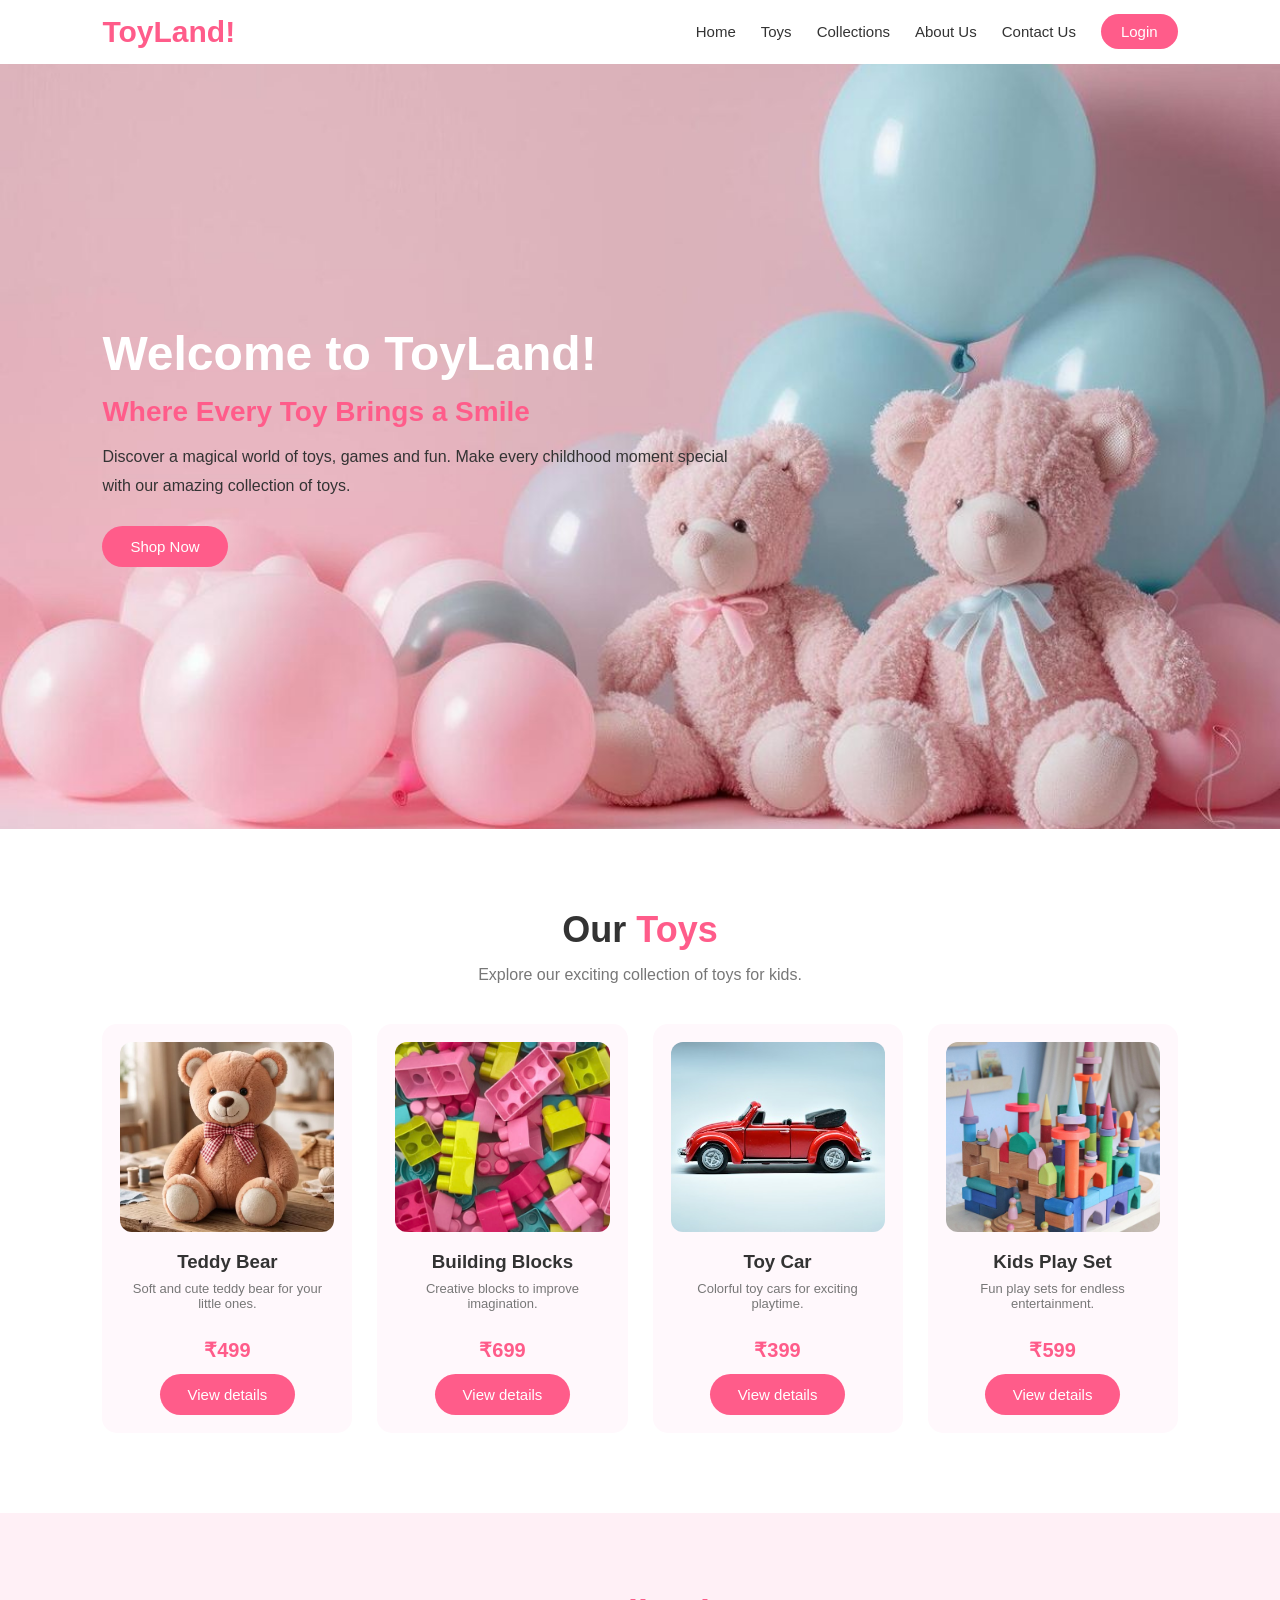
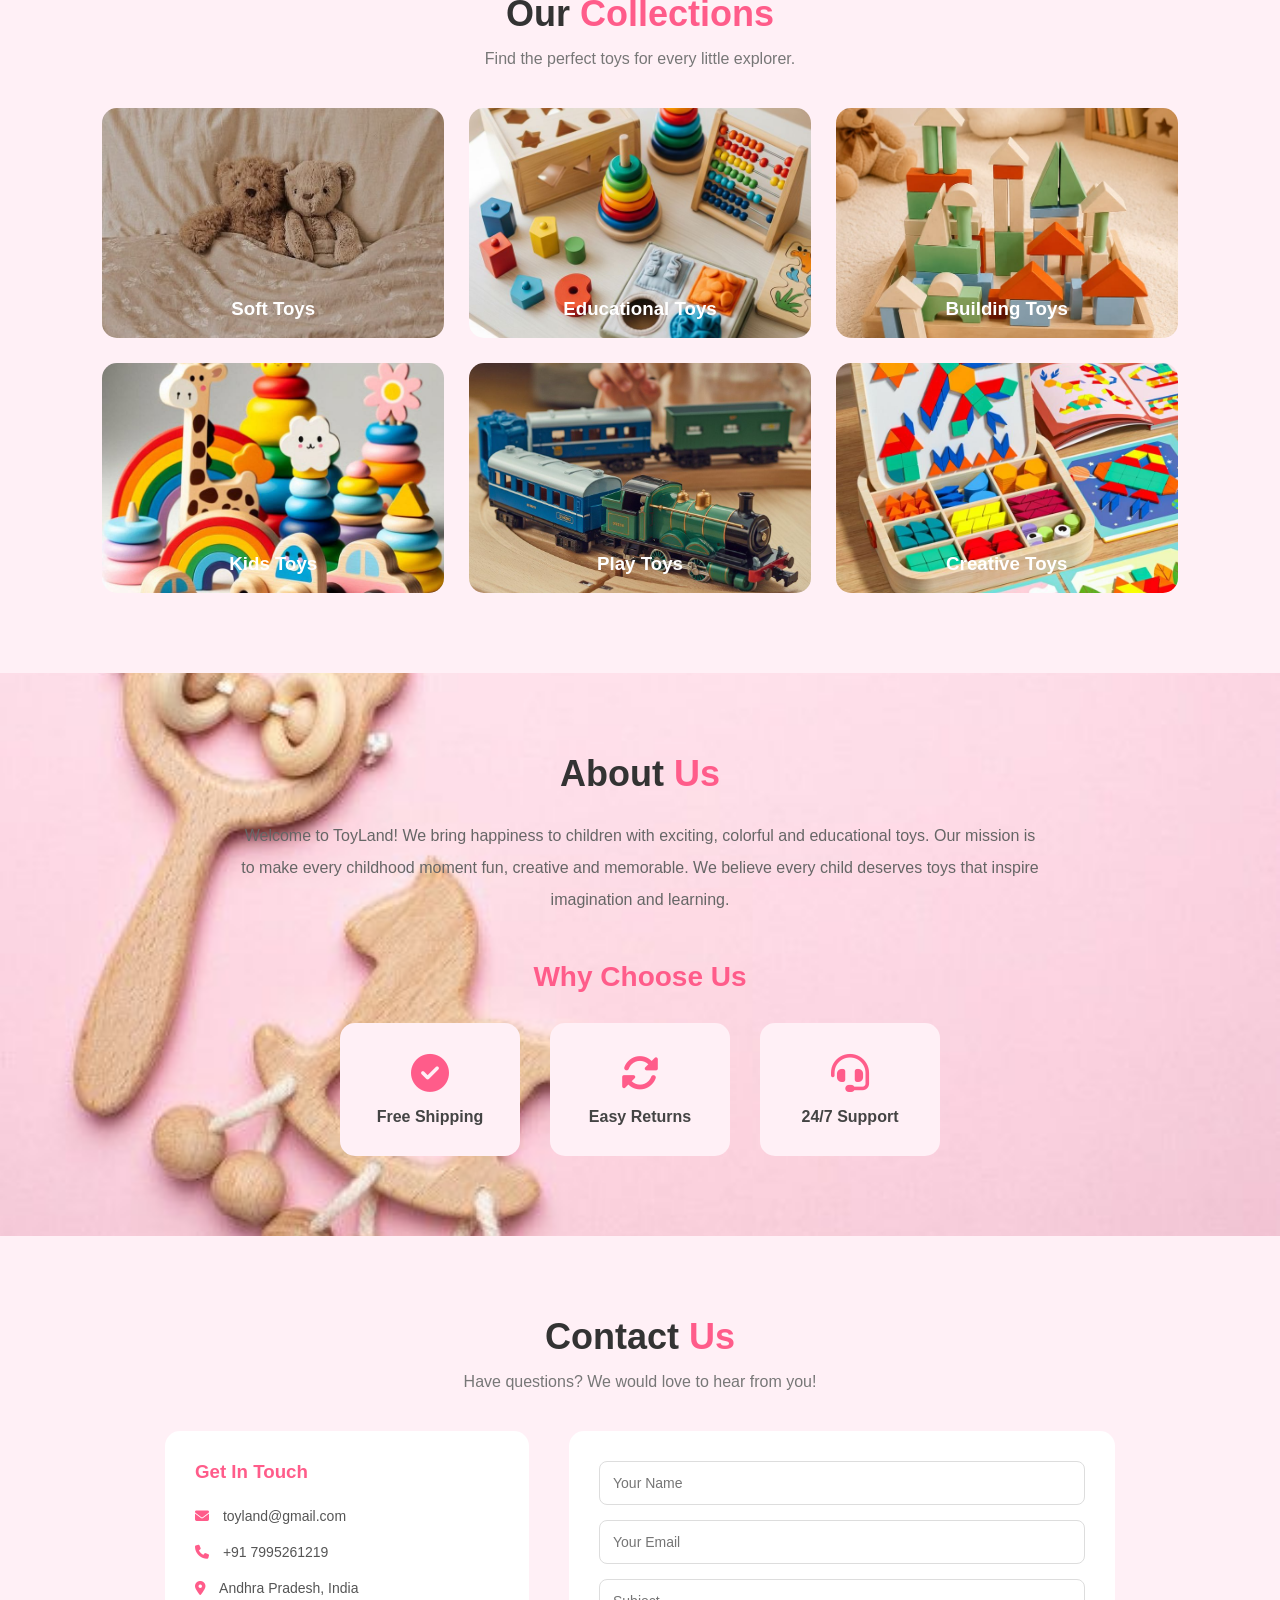
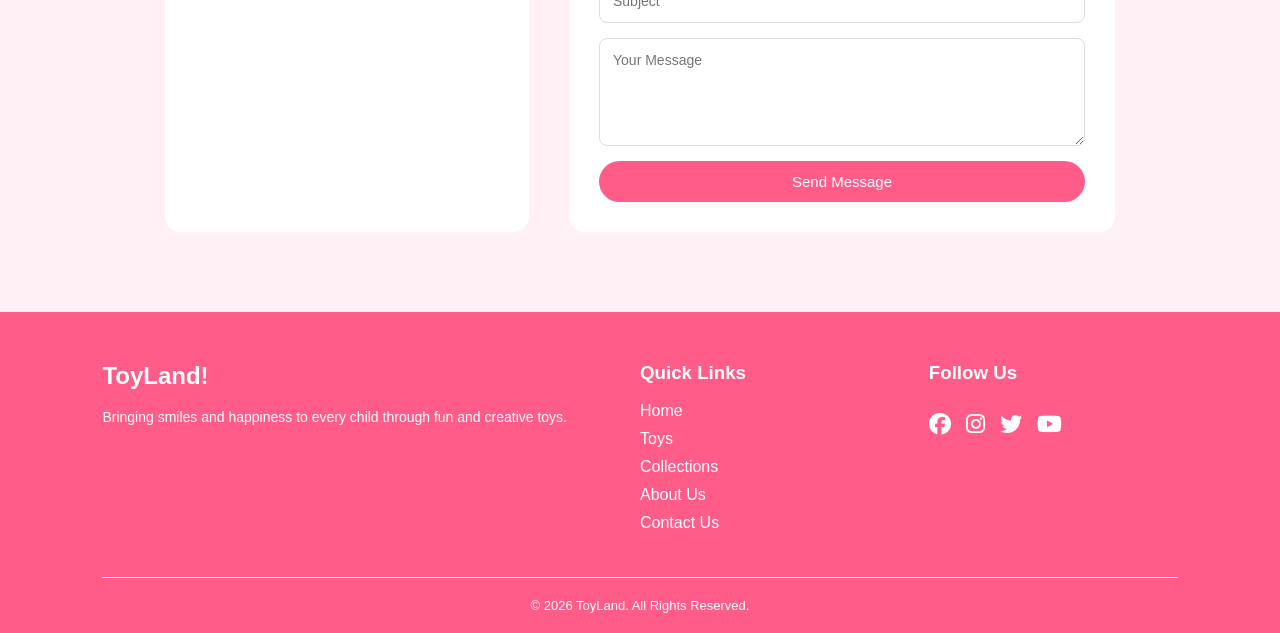
<file: index.html>
<!DOCTYPE html>
<html lang="en">
<head>
    <meta charset="UTF-8">
    <meta name="viewport" content="width=device-width, initial-scale=1.0">
    <title>ToyLand - Kids Toy Store</title>
    <link rel="stylesheet" href="style.css">
    <link rel="stylesheet" href="https://cdnjs.cloudflare.com/ajax/libs/font-awesome/6.5.2/css/all.min.css">
</head>

<body>

<nav class="navbar">
    <div class="logo"><b>ToyLand!</b></div>

    <input type="checkbox" id="menu-toggle">

    <label for="menu-toggle" class="menu-icon">
        <i class="fa-solid fa-bars"></i>
        <i class="fa-solid fa-xmark"></i>
    </label>

    <ul class="nav-links">
        <li><a href="#home">Home</a></li>
        <li><a href="#toys">Toys</a></li>
        <li><a href="#collections">Collections</a></li>
        <li><a href="#about">About Us</a></li>
        <li><a href="#contact">Contact Us</a></li>
        <li><a href="login.html" class="login-btn">Login</a></li>
    </ul>
</nav>


<section class="home" id="home">

    <div class="home-content">
        <h1>Welcome to ToyLand!</h1>

        <h2>Where Every Toy Brings a Smile</h2>

        <p>
            Discover a magical world of toys, games and fun.
            Make every childhood moment special with our
            amazing collection of toys.
        </p>

        <button class="btn">Shop Now</button>
    </div>

</section>


<section class="toys" id="toys">

    <h2 class="heading">Our <span>Toys</span></h2>

    <p class="section-description">
        Explore our exciting collection of toys for kids.
    </p>

    <div class="toy-container">

        <div class="toy-card">
            <img src="2.jpg" alt="Teddy Bear">
            <h3>Teddy Bear</h3>
            <p>Soft and cute teddy bear for your little ones.</p>
            <h4>₹499</h4>
            <a href="teddybear.html" class="btn">View details</a>
        </div>

        <div class="toy-card">
            <img src="3....jpg" alt="Building Blocks">
            <h3>Building Blocks</h3>
            <p>Creative blocks to improve imagination.</p>
            <h4>₹699</h4>
            <a href="buildingblocks.html" class="btn">View details</a>
        </div>

        <div class="toy-card">
            <img src="4.jpg" alt="Toy Car">
            <h3>Toy Car</h3>
            <p>Colorful toy cars for exciting playtime.</p>
            <h4>₹399</h4>
            <a href="toycar.html" class="btn">View details</a>
        </div>

        <div class="toy-card">
            <img src="5.jpg" alt="Kids Play Set">
            <h3>Kids Play Set</h3>
            <p>Fun play sets for endless entertainment.</p>
            <h4>₹599</h4>
            <a href="kidsplayset.html" class="btn">View details</a>
        </div>

    </div>
</section>

<section class="collections" id="collections">

    <h2 class="heading">Our <span>Collections</span></h2>

    <p class="section-description">
        Find the perfect toys for every little explorer.
    </p>

    <div class="collection-container">

        <div class="collection-card">
            <img src="6....jpg" alt="Soft Toys">
            <h3>Soft Toys</h3>
        </div>

        <div class="collection-card">
            <img src="7.jpg" alt="Educational Toys">
            <h3>Educational Toys</h3>
        </div>

        <div class="collection-card">
            <img src="8.jpg" alt="Building Toys">
            <h3>Building Toys</h3>
        </div>

        <div class="collection-card">
            <img src="10.jpg" alt="Kids Toys">
            <h3>Kids Toys</h3>
        </div>

        <div class="collection-card">
            <img src="9.jpg" alt="Play Toys">
            <h3>Play Toys</h3>
        </div>

        <div class="collection-card">
            <img src="11.jpg" alt="Creative Toys">
            <h3>Creative Toys</h3>
        </div>

    </div>
</section>


<!-- ABOUT US SECTION -->
<section class="about" id="about">

    <h2 class="heading">About <span>Us</span></h2>

    <div class="about-content">
        <p>
            Welcome to ToyLand! We bring happiness to children
            with exciting, colorful and educational toys.

            Our mission is to make every childhood moment fun,
            creative and memorable. We believe every child
            deserves toys that inspire imagination and learning.
        </p>
    </div>

    <!-- WHY CHOOSE US -->
    <div class="why-us">

        <h2>Why Choose Us</h2>

        <div class="features">

            <div class="feature">
                <span>
                    <i class="fa-solid fa-circle-check"></i>
                </span>
                <p>Free Shipping</p>
            </div>

            <div class="feature">
                <span>
                    <i class="fa-solid fa-rotate"></i>
                </span>
                <p>Easy Returns</p>
            </div>

            <div class="feature">
                <span>
                    <i class="fa-solid fa-headset"></i>
                </span>
                <p>24/7 Support</p>
            </div>

        </div>
    </div>

</section>


<!-- CONTACT SECTION -->
<section class="contact" id="contact">

    <h2 class="heading">Contact <span>Us</span></h2>

    <p class="section-description">
        Have questions? We would love to hear from you!
    </p>

    <div class="contact-container">

        <div class="contact-info">

            <h3>Get In Touch</h3>

            <p>
                <i class="fa-solid fa-envelope"></i>
                toyland@gmail.com
            </p>

            <p>
                <i class="fa-solid fa-phone"></i>
                +91 7995261219
            </p>

            <p>
                <i class="fa-solid fa-location-dot"></i>
                Andhra Pradesh, India
            </p>

        </div>

        <form class="contact-form">

            <input type="text" placeholder="Your Name" required>

            <input type="email" placeholder="Your Email" required>

            <input type="text" placeholder="Subject">

            <textarea placeholder="Your Message" rows="5" required></textarea>

            <button type="submit" class="btn">Send Message</button>

        </form>

    </div>

</section>

<footer class="footer">

    <div class="footer-content">

        <div class="footer-box">
            <h2>ToyLand!</h2>
            <p>
                Bringing smiles and happiness to every child
                through fun and creative toys.
            </p>
        </div>

        <div class="footer-box">
            <h3>Quick Links</h3>
            <a href="#home">Home</a>
            <a href="#toys">Toys</a>
            <a href="#collections">Collections</a>
            <a href="#about">About Us</a>
            <a href="#contact">Contact Us</a>
        </div>

        <div class="footer-box">
            <h3>Follow Us</h3>

            <div class="social-icons">
                <a href="#"><i class="fa-brands fa-facebook"></i></a>
                <a href="#"><i class="fa-brands fa-instagram"></i></a>
                <a href="#"><i class="fa-brands fa-twitter"></i></a>
                <a href="#"><i class="fa-brands fa-youtube"></i></a>
            </div>
        </div>

    </div>

    <div class="copyright">
        <p>© 2026 ToyLand. All Rights Reserved.</p>
    </div>

</footer>

</body>
</html>
</file>
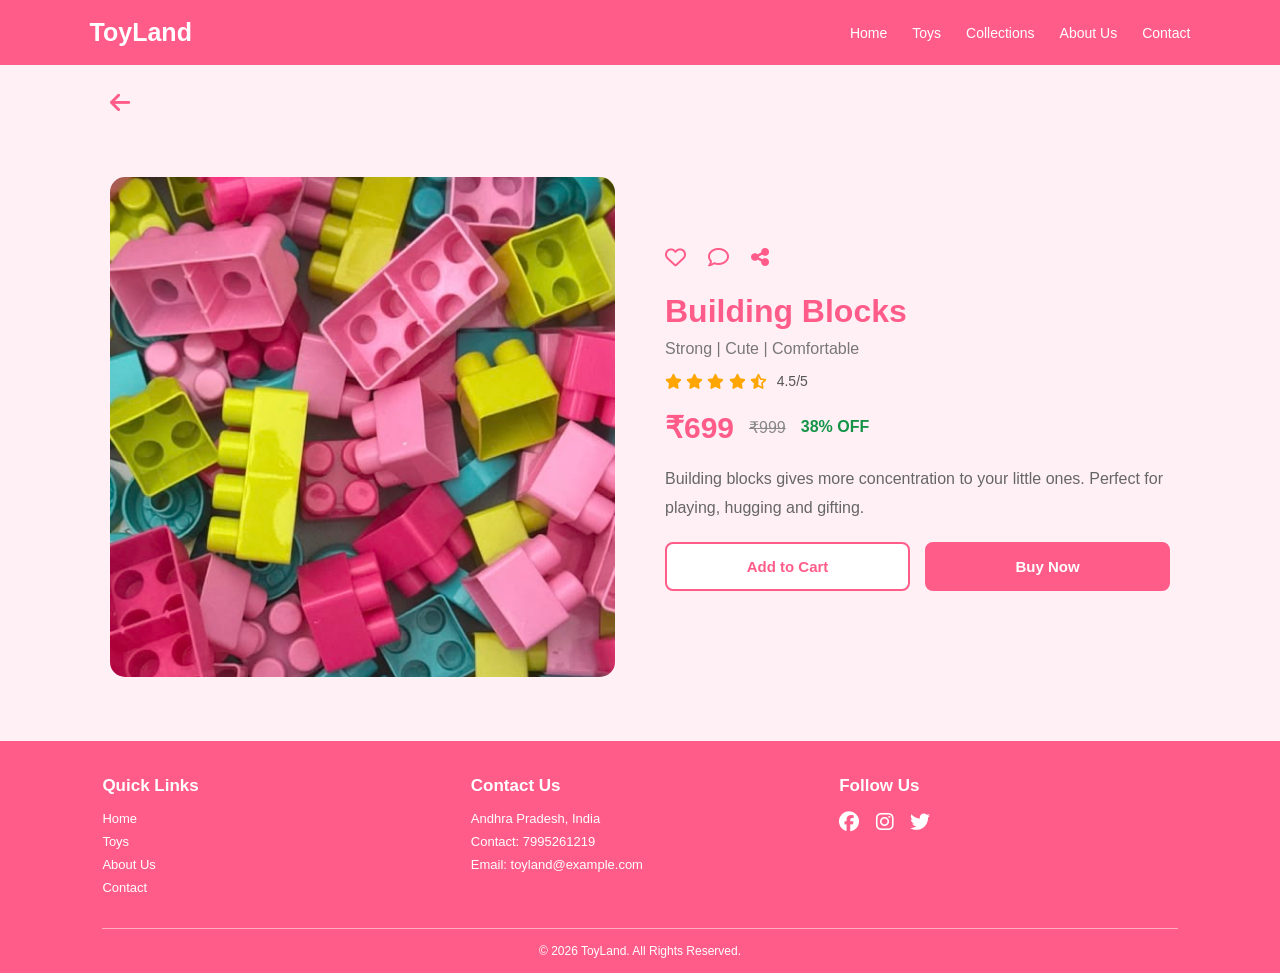
<file: buildingblocks.html>
<!DOCTYPE html>
<html lang="en">

<head>
    <meta charset="UTF-8">
    <meta name="viewport" content="width=device-width, initial-scale=1.0">
    <title>ToyLand - Product Details</title>
    <link rel="stylesheet"
        href="https://cdnjs.cloudflare.com/ajax/libs/font-awesome/6.5.2/css/all.min.css">

    <style>
        * {
            margin: 0;
            padding: 0;
            box-sizing: border-box;
        }

        body {
            font-family: 'Poppins', sans-serif;
            background: #fff0f6;
            color: #333;
        }

       

        header {
            background: #ff5c8a;
            padding: 18px 7%;
        }

        .navbar {
            display: flex;
            justify-content: space-between;
            align-items: center;
        }

        .logo {
            color: white;
            font-size: 25px;
            font-weight: 700;
        }

        .nav-links {
            display: flex;
            list-style: none;
            gap: 25px;
        }

        .nav-links a {
            color: white;
            text-decoration: none;
            font-size: 14px;
        }

        .nav-links a:hover {
            color: #451052;
        }

        #menu-toggle {
            display: none;
        }

        .menu-icon {
            display: none;
            color: white;
            font-size: 25px;
            cursor: pointer;
        }

        /* BACK BUTTON */

        .goback {
            max-width: 1100px;
            margin: 25px auto 0;
            padding: 0 20px;
            font-size: 23px;
        }

        .goback a {
            color: #ff5c8a;
            text-decoration: none;
        }

        /* PRODUCT SECTION */

        .product-container {
            display: flex;
            gap: 50px;
            max-width: 1100px;
            margin: 40px auto;
            padding: 20px;
            align-items: center;
        }

        .product-image {
            width: 50%;
        }

        .product-image img {
            width: 100%;
            height: 500px;
            object-fit: cover;
            border-radius: 15px;
            background: white;
        }

        .product-details {
            width: 50%;
        }

        .brand {
            display: flex;
            gap: 22px;
            margin-bottom: 25px;
            font-size: 21px;
            color: #ff5c8a;
        }

        .brand i {
            cursor: pointer;
        }

        .product-details h1 {
            color: #ff5c8a;
            font-size: 32px;
            margin-bottom: 10px;
        }

        .subtitle {
            color: #777;
            margin-bottom: 15px;
        }

        .rating {
            display: flex;
            align-items: center;
            gap: 10px;
            margin-bottom: 20px;
        }

        .rating span {
            color: orange;
            font-size: 15px;
        }

        .rating p {
            color: #555;
            font-size: 14px;
        }

        .price {
            display: flex;
            align-items: center;
            gap: 15px;
            margin-bottom: 20px;
            flex-wrap: wrap;
        }

        .price h2 {
            color: #ff5c8a;
            font-size: 30px;
        }

        .price del {
            color: #888;
        }

        .discount {
            color: #159447;
            font-weight: bold;
        }

        .description {
            color: #666;
            line-height: 1.8;
            margin-bottom: 20px;
        }

        /* QUANTITY */

        .quantity {
            margin-bottom: 20px;
        }

        .quantity label {
            font-weight: 600;
            margin-right: 10px;
        }

        .quantity input {
            width: 65px;
            padding: 9px;
            border: 1px solid #ddd;
            border-radius: 6px;
            outline: none;
        }

        /* BUTTONS */

        .buttons {
            display: flex;
            gap: 15px;
            margin-bottom: 20px;
        }

        button {
            padding: 14px 20px;
            border-radius: 8px;
            cursor: pointer;
            font-size: 15px;
            font-weight: bold;
            transition: 0.3s;
        }

        .cart-btn {
            background: white;
            color: #ff5c8a;
            border: 2px solid #ff5c8a;
            width: 50%;
        }

        .cart-btn:hover {
            background: #ff5c8a;
            color: white;
        }

        .buy-btn {
            background: #ff5c8a;
            color: white;
            border: 2px solid #ff5c8a;
            width: 50%;
        }

        .buy-btn:hover {
            background: #e8446b;
        }

        /* FOOTER */

        footer {
            background: #ff5c8a;
            padding: 35px 8% 15px;
            color: white;
        }

        .footer-content {
            display: grid;
            grid-template-columns: repeat(3, 1fr);
            gap: 30px;
        }

        .footer-content h3 {
            margin-bottom: 15px;
            font-size: 17px;
        }

        .footer-content p {
            margin-bottom: 8px;
            font-size: 13px;
        }

        .footer-content a {
            color: white;
            text-decoration: none;
        }

        .footer-content a:hover {
            color: #451052;
        }

        .social a {
            margin-right: 12px;
            font-size: 20px;
        }

        .copyright {
            text-align: center;
            border-top: 1px solid rgba(255,255,255,0.5);
            margin-top: 25px;
            padding-top: 15px;
            font-size: 12px;
        }


        @media (max-width: 768px) {

            header {
                padding: 15px 5%;
            }

            .menu-icon {
                display: block;
            }

            .menu-icon .fa-xmark {
                display: none;
            }

            .nav-links {
                display: none;
                flex-direction: column;
                width: 100%;
                text-align: center;
                gap: 0;
                background: #ff5c8a;
                margin-top: 15px;
            }

            .nav-links li {
                padding: 12px;
                border-top: 1px solid rgba(255,255,255,0.3);
            }

            #menu-toggle:checked ~ .nav-links {
                display: flex;
            }

            #menu-toggle:checked ~ .menu-icon .fa-bars {
                display: none;
            }

            #menu-toggle:checked ~ .menu-icon .fa-xmark {
                display: inline-block;
            }

            .navbar {
                flex-wrap: wrap;
            }

            .product-container {
                flex-direction: column;
                margin: 20px auto;
                gap: 25px;
            }

            .product-image,
            .product-details {
                width: 100%;
            }

            .product-image img {
                height: 350px;
            }

            .product-details h1 {
                font-size: 27px;
            }
        }

        @media (max-width: 480px) {

            .buttons {
                flex-direction: column;
            }

            .cart-btn,
            .buy-btn {
                width: 100%;
            }

            .footer-content {
                grid-template-columns: 1fr;
                gap: 20px;
            }

            .product-image img {
                height: 280px;
            }
        }
    </style>
</head>

<body>

    <header>
        <nav class="navbar">

            <h2 class="logo">
               ToyLand
            </h2>

            <input type="checkbox" id="menu-toggle">

            <label for="menu-toggle" class="menu-icon">
                <i class="fa-solid fa-bars"></i>
                <i class="fa-solid fa-xmark"></i>
            </label>

            <ul class="nav-links">
                <li><a href="index.html">Home</a></li>
                <li><a href="index.html#toys">Toys</a></li>
                <li><a href="index.html#collections">Collections</a></li>
                <li><a href="index.html#about">About Us</a></li>
                <li><a href="contact.html">Contact</a></li>
            </ul>

        </nav>
    </header>


    <div class="goback">
        <a href="index.html">
            <i class="fa-solid fa-arrow-left"></i>
        </a>
    </div>


    <section class="product-container">

        <div class="product-image">
            <img id="toy-image" src="3....jpg" alt="Toy Product">
        </div>

        <div class="product-details">

            <div class="brand">
                <i class="fa-regular fa-heart"></i>
                <i class="fa-regular fa-comment"></i>
                <i class="fa-solid fa-share-nodes"></i>
            </div>

            <h1 id="toy-name">Building Blocks</h1>

            <p class="subtitle" id="toy-subtitle">
                Strong | Cute | Comfortable
            </p>

            <div class="rating">
                <span>
                    <i class="fa-solid fa-star"></i>
                    <i class="fa-solid fa-star"></i>
                    <i class="fa-solid fa-star"></i>
                    <i class="fa-solid fa-star"></i>
                    <i class="fa-solid fa-star-half-stroke"></i>
                </span>

                <p>4.5/5</p>
            </div>

            <div class="price">
                <h2 id="toy-price">₹699</h2>
                <del id="old-price">₹999</del>
                <span class="discount" id="discount">38% OFF</span>
            </div>

            <p class="description" id="toy-description">
                Building blocks gives more concentration to your little ones.
                Perfect for playing, hugging and gifting.
            </p>

            <div class="buttons">

                <button class="cart-btn" onclick="addToCart()">
                    Add to Cart
                </button>

                <button class="buy-btn" onclick="buyNow()">
                    Buy Now
                </button>

            </div>

        </div>

    </section>

    <footer id="contact">

        <div class="footer-content">

            <div>
                <h3>Quick Links</h3>
                <p><a href="index.html">Home</a></p>
                <p><a href="index.html#toys">Toys</a></p>
                <p><a href="index.html#about">About Us</a></p>
                <p><a href="contact.html">Contact</a></p>
            </div>

            <div>
                <h3>Contact Us</h3>
                <p>Andhra Pradesh, India</p>
                <p>Contact: 7995261219</p>
                <p>Email: toyland@example.com</p>
            </div>

            <div class="social">
                <h3>Follow Us</h3>
                <a href="#"><i class="fa-brands fa-facebook"></i></a>
                <a href="#"><i class="fa-brands fa-instagram"></i></a>
                <a href="#"><i class="fa-brands fa-twitter"></i></a>
            </div>

        </div>

        <p class="copyright">
            © 2026 ToyLand. All Rights Reserved.
        </p>

    </footer>

</body>
</html>
</file>
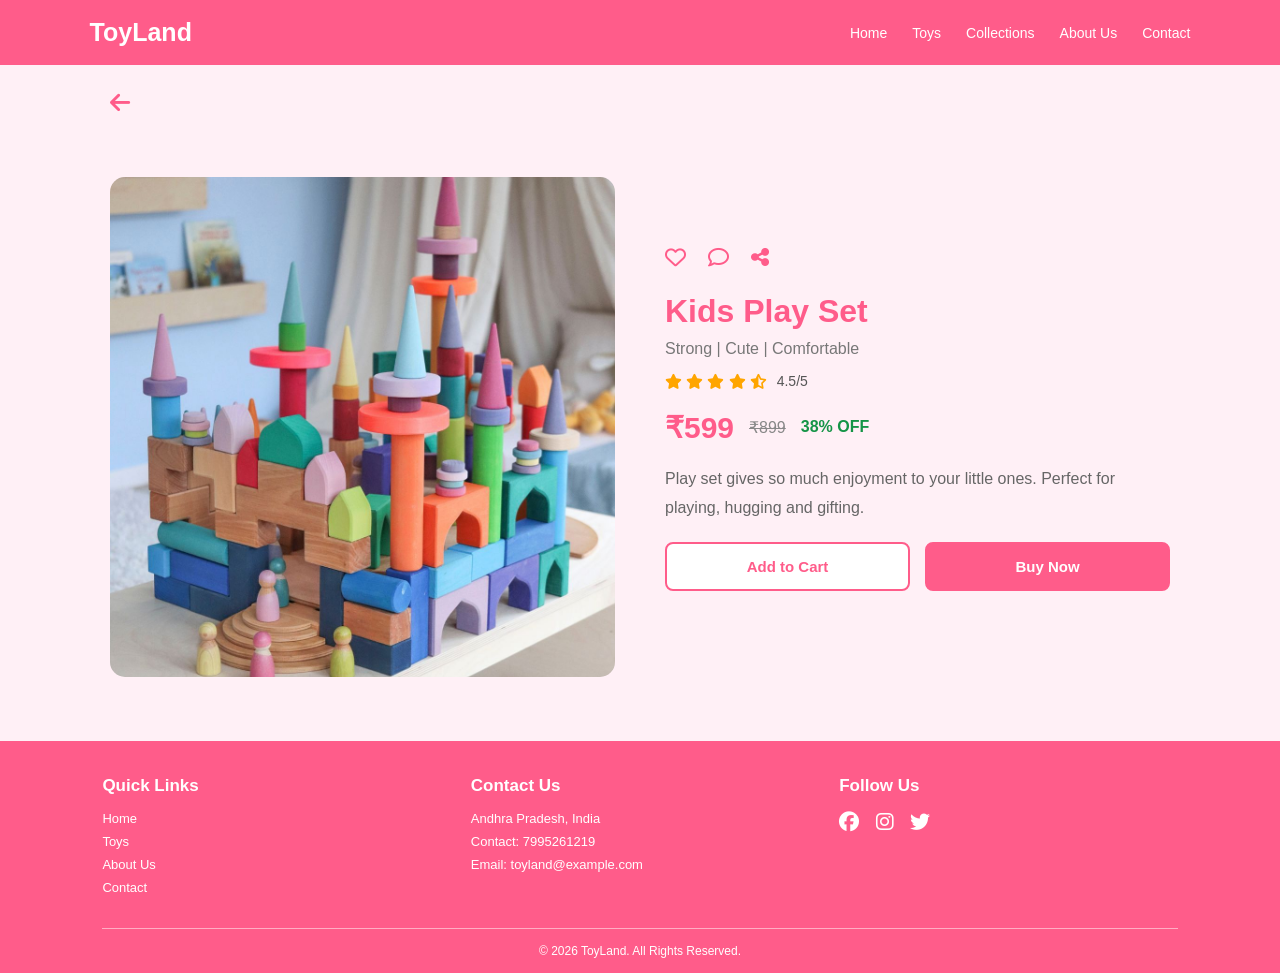
<file: kidsplayset.html>
<!DOCTYPE html>
<html lang="en">

<head>
    <meta charset="UTF-8">
    <meta name="viewport" content="width=device-width, initial-scale=1.0">
    <title>ToyLand - Product Details</title>
    <link rel="stylesheet"
        href="https://cdnjs.cloudflare.com/ajax/libs/font-awesome/6.5.2/css/all.min.css">

    <style>
        * {
            margin: 0;
            padding: 0;
            box-sizing: border-box;
        }

        body {
            font-family: 'Poppins', sans-serif;
            background: #fff0f6;
            color: #333;
        }

       

        header {
            background: #ff5c8a;
            padding: 18px 7%;
        }

        .navbar {
            display: flex;
            justify-content: space-between;
            align-items: center;
        }

        .logo {
            color: white;
            font-size: 25px;
            font-weight: 700;
        }

        .nav-links {
            display: flex;
            list-style: none;
            gap: 25px;
        }

        .nav-links a {
            color: white;
            text-decoration: none;
            font-size: 14px;
        }

        .nav-links a:hover {
            color: #451052;
        }

        #menu-toggle {
            display: none;
        }

        .menu-icon {
            display: none;
            color: white;
            font-size: 25px;
            cursor: pointer;
        }

        /* BACK BUTTON */

        .goback {
            max-width: 1100px;
            margin: 25px auto 0;
            padding: 0 20px;
            font-size: 23px;
        }

        .goback a {
            color: #ff5c8a;
            text-decoration: none;
        }

        /* PRODUCT SECTION */

        .product-container {
            display: flex;
            gap: 50px;
            max-width: 1100px;
            margin: 40px auto;
            padding: 20px;
            align-items: center;
        }

        .product-image {
            width: 50%;
        }

        .product-image img {
            width: 100%;
            height: 500px;
            object-fit: cover;
            border-radius: 15px;
            background: white;
        }

        .product-details {
            width: 50%;
        }

        .brand {
            display: flex;
            gap: 22px;
            margin-bottom: 25px;
            font-size: 21px;
            color: #ff5c8a;
        }

        .brand i {
            cursor: pointer;
        }

        .product-details h1 {
            color: #ff5c8a;
            font-size: 32px;
            margin-bottom: 10px;
        }

        .subtitle {
            color: #777;
            margin-bottom: 15px;
        }

        .rating {
            display: flex;
            align-items: center;
            gap: 10px;
            margin-bottom: 20px;
        }

        .rating span {
            color: orange;
            font-size: 15px;
        }

        .rating p {
            color: #555;
            font-size: 14px;
        }

        .price {
            display: flex;
            align-items: center;
            gap: 15px;
            margin-bottom: 20px;
            flex-wrap: wrap;
        }

        .price h2 {
            color: #ff5c8a;
            font-size: 30px;
        }

        .price del {
            color: #888;
        }

        .discount {
            color: #159447;
            font-weight: bold;
        }

        .description {
            color: #666;
            line-height: 1.8;
            margin-bottom: 20px;
        }

        /* QUANTITY */

        .quantity {
            margin-bottom: 20px;
        }

        .quantity label {
            font-weight: 600;
            margin-right: 10px;
        }

        .quantity input {
            width: 65px;
            padding: 9px;
            border: 1px solid #ddd;
            border-radius: 6px;
            outline: none;
        }

        /* BUTTONS */

        .buttons {
            display: flex;
            gap: 15px;
            margin-bottom: 20px;
        }

        button {
            padding: 14px 20px;
            border-radius: 8px;
            cursor: pointer;
            font-size: 15px;
            font-weight: bold;
            transition: 0.3s;
        }

        .cart-btn {
            background: white;
            color: #ff5c8a;
            border: 2px solid #ff5c8a;
            width: 50%;
        }

        .cart-btn:hover {
            background: #ff5c8a;
            color: white;
        }

        .buy-btn {
            background: #ff5c8a;
            color: white;
            border: 2px solid #ff5c8a;
            width: 50%;
        }

        .buy-btn:hover {
            background: #e8446b;
        }

        /* FOOTER */

        footer {
            background: #ff5c8a;
            padding: 35px 8% 15px;
            color: white;
        }

        .footer-content {
            display: grid;
            grid-template-columns: repeat(3, 1fr);
            gap: 30px;
        }

        .footer-content h3 {
            margin-bottom: 15px;
            font-size: 17px;
        }

        .footer-content p {
            margin-bottom: 8px;
            font-size: 13px;
        }

        .footer-content a {
            color: white;
            text-decoration: none;
        }

        .footer-content a:hover {
            color: #451052;
        }

        .social a {
            margin-right: 12px;
            font-size: 20px;
        }

        .copyright {
            text-align: center;
            border-top: 1px solid rgba(255,255,255,0.5);
            margin-top: 25px;
            padding-top: 15px;
            font-size: 12px;
        }


        @media (max-width: 768px) {

            header {
                padding: 15px 5%;
            }

            .menu-icon {
                display: block;
            }

            .menu-icon .fa-xmark {
                display: none;
            }

            .nav-links {
                display: none;
                flex-direction: column;
                width: 100%;
                text-align: center;
                gap: 0;
                background: #ff5c8a;
                margin-top: 15px;
            }

            .nav-links li {
                padding: 12px;
                border-top: 1px solid rgba(255,255,255,0.3);
            }

            #menu-toggle:checked ~ .nav-links {
                display: flex;
            }

            #menu-toggle:checked ~ .menu-icon .fa-bars {
                display: none;
            }

            #menu-toggle:checked ~ .menu-icon .fa-xmark {
                display: inline-block;
            }

            .navbar {
                flex-wrap: wrap;
            }

            .product-container {
                flex-direction: column;
                margin: 20px auto;
                gap: 25px;
            }

            .product-image,
            .product-details {
                width: 100%;
            }

            .product-image img {
                height: 350px;
            }

            .product-details h1 {
                font-size: 27px;
            }
        }

        @media (max-width: 480px) {

            .buttons {
                flex-direction: column;
            }

            .cart-btn,
            .buy-btn {
                width: 100%;
            }

            .footer-content {
                grid-template-columns: 1fr;
                gap: 20px;
            }

            .product-image img {
                height: 280px;
            }
        }
    </style>
</head>

<body>

    <header>
        <nav class="navbar">

            <h2 class="logo">
               ToyLand
            </h2>

            <input type="checkbox" id="menu-toggle">

            <label for="menu-toggle" class="menu-icon">
                <i class="fa-solid fa-bars"></i>
                <i class="fa-solid fa-xmark"></i>
            </label>

            <ul class="nav-links">
                <li><a href="index.html">Home</a></li>
                <li><a href="index.html#toys">Toys</a></li>
                <li><a href="index.html#collections">Collections</a></li>
                <li><a href="index.html#about">About Us</a></li>
                <li><a href="contact.html">Contact</a></li>
            </ul>

        </nav>
    </header>


    <div class="goback">
        <a href="index.html">
            <i class="fa-solid fa-arrow-left"></i>
        </a>
    </div>


    <section class="product-container">

        <div class="product-image">
            <img id="toy-image" src="5.jpg" alt="Toy Product">
        </div>

        <div class="product-details">

            <div class="brand">
                <i class="fa-regular fa-heart"></i>
                <i class="fa-regular fa-comment"></i>
                <i class="fa-solid fa-share-nodes"></i>
            </div>

            <h1 id="toy-name">Kids Play Set</h1>

            <p class="subtitle" id="toy-subtitle">
                Strong | Cute | Comfortable
            </p>

            <div class="rating">
                <span>
                    <i class="fa-solid fa-star"></i>
                    <i class="fa-solid fa-star"></i>
                    <i class="fa-solid fa-star"></i>
                    <i class="fa-solid fa-star"></i>
                    <i class="fa-solid fa-star-half-stroke"></i>
                </span>

                <p>4.5/5</p>
            </div>

            <div class="price">
                <h2 id="toy-price">₹599</h2>
                <del id="old-price">₹899</del>
                <span class="discount" id="discount">38% OFF</span>
            </div>

            <p class="description" id="toy-description">
                Play set gives so much enjoyment to your little ones.
                Perfect for playing, hugging and gifting.
            </p>

            <div class="buttons">

                <button class="cart-btn" onclick="addToCart()">
                    Add to Cart
                </button>

                <button class="buy-btn" onclick="buyNow()">
                    Buy Now
                </button>

            </div>

        </div>

    </section>

    <footer id="contact">

        <div class="footer-content">

            <div>
                <h3>Quick Links</h3>
                <p><a href="index.html">Home</a></p>
                <p><a href="index.html#toys">Toys</a></p>
                <p><a href="index.html#about">About Us</a></p>
                <p><a href="contact.html">Contact</a></p>
            </div>

            <div>
                <h3>Contact Us</h3>
                <p>Andhra Pradesh, India</p>
                <p>Contact: 7995261219</p>
                <p>Email: toyland@example.com</p>
            </div>

            <div class="social">
                <h3>Follow Us</h3>
                <a href="#"><i class="fa-brands fa-facebook"></i></a>
                <a href="#"><i class="fa-brands fa-instagram"></i></a>
                <a href="#"><i class="fa-brands fa-twitter"></i></a>
            </div>

        </div>

        <p class="copyright">
            © 2026 ToyLand. All Rights Reserved.
        </p>

    </footer>

</body>
</html>
</file>
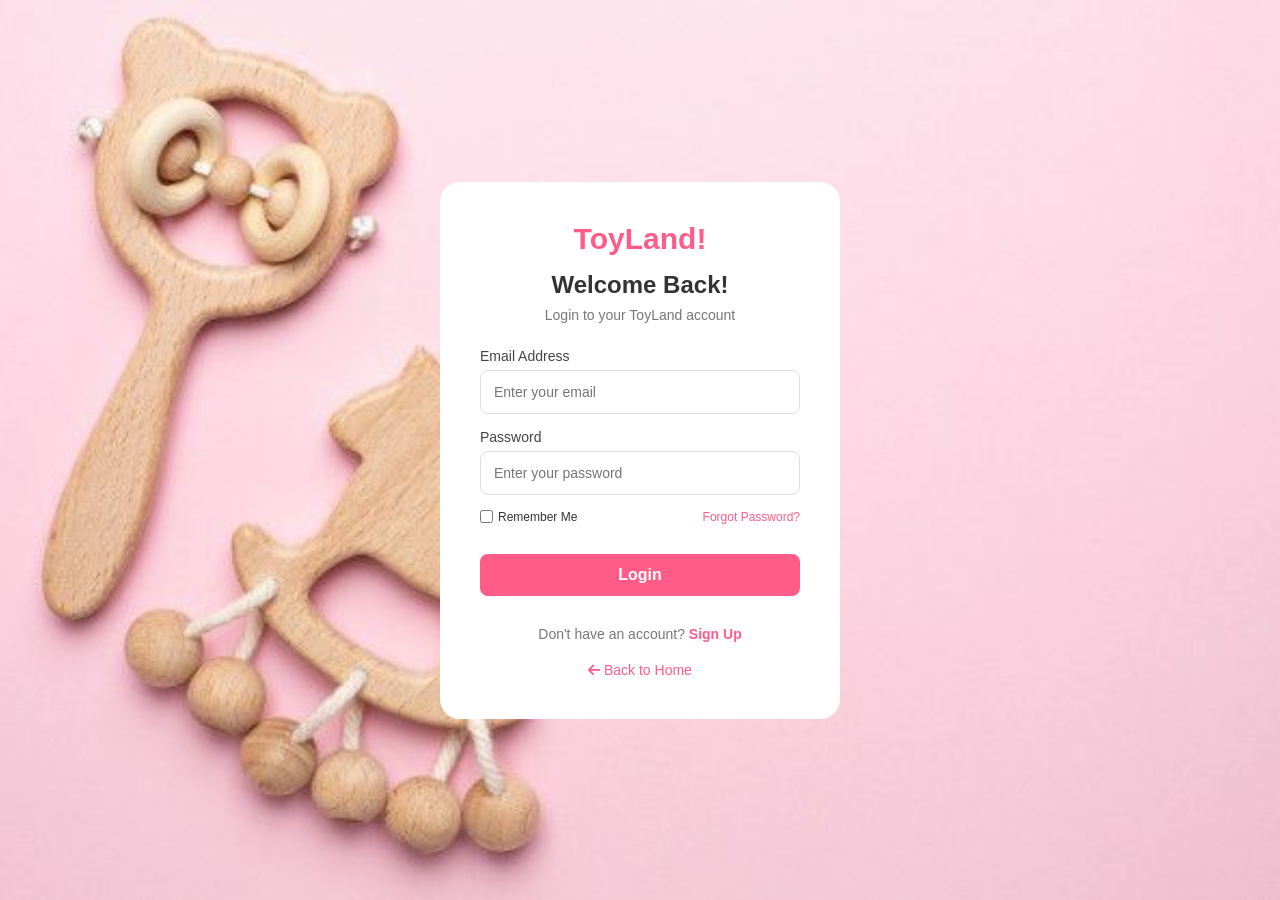
<file: login.html>
<!DOCTYPE html>
<html lang="en">

<head>
    <meta charset="UTF-8">
    <meta name="viewport" content="width=device-width, initial-scale=1.0">

    <title>Login - ToyLand</title>

    <link rel="stylesheet" href="style.css">

    <link rel="stylesheet"
        href="https://cdnjs.cloudflare.com/ajax/libs/font-awesome/6.5.2/css/all.min.css">


    <style>
        

        .login-page {
            min-height: 100vh;
            display: flex;
            justify-content: center;
            align-items: center;
            background: url(12....jpg);
            background-size: cover;
            background-position: center;
            font-family: 'Poppins', sans-serif;
            padding: 20px;
            box-sizing: border-box;
        }

        .login-box {
            width: 400px;
            max-width: 100%;
            background: white;
            padding: 40px;
            border-radius: 20px;
            text-align: center;
            box-sizing: border-box;
        }

        .login-box .logo {
            display: inline-block;
            color: #ff5c8a;
            font-size: 30px;
            font-weight: 700;
            text-decoration: none;
            margin-bottom: 15px;
        }

        .login-box h2 {
            color: #333;
            margin-bottom: 8px;
        }

        .login-box p {
            color: #777;
            margin-bottom: 25px;
            font-size: 14px;
        }

        .login-input {
            text-align: left;
            margin-bottom: 15px;
        }

        .login-input label {
            display: block;
            color: #444;
            font-size: 14px;
            margin-bottom: 6px;
        }

        .login-box input[type="email"],
        .login-box input[type="password"] {
            width: 100%;
            padding: 13px;
            border: 1px solid #ddd;
            border-radius: 8px;
            outline: none;
            font-size: 14px;
            box-sizing: border-box;
        }

        .login-box input:focus {
            border-color: #ff5c8a;
        }

        .remember {
            display: flex;
            justify-content: space-between;
            align-items: center;
            margin: 15px 0;
            font-size: 12px;
            gap: 10px;
        }

        .remember label {
            display: flex;
            align-items: center;
            gap: 5px;
        }

        .remember input {
            accent-color: #ff5c8a;
        }

        .remember a {
            color: #ff5c8a;
            text-decoration: none;
        }

        .remember a:hover {
            text-decoration: underline;
        }

        .login-box button {
            width: 100%;
            margin: 15px 0;
            padding: 12px;
            border: none;
            border-radius: 8px;
            background: #ff5c8a;
            color: white;
            font-size: 16px;
            font-weight: 600;
            cursor: pointer;
        }

        .login-box button:hover {
            background: #ed4778;
        }

        .login-box .signup {
            margin-top: 15px;
            margin-bottom: 10px;
        }

        .signup a {
            color: #ff5c8a;
            text-decoration: none;
            font-weight: 600;
        }

        .signup a:hover {
            text-decoration: underline;
        }

        .login-box .back-home {
            display: inline-block;
            margin-top: 10px;
            color: #ff5c8a;
            text-decoration: none;
            font-size: 14px;
        }

        .back-home:hover {
            text-decoration: underline;
        }

        @media (max-width: 480px) {
            .login-box {
                padding: 25px 20px;
            }

            .remember {
                font-size: 11px;
            }
        }
    </style>

</head>

<body class="login-page">

    <div class="login-box">

        <a href="index.html" class="logo">
             ToyLand!
        </a>

        <h2>Welcome Back!</h2>

        <p>Login to your ToyLand account</p>

        <form action="#" method="post" onsubmit="return loginUser()">

            <div class="login-input">

                <label for="email">Email Address</label>

                <input
                    type="email"
                    id="email"
                    name="email"
                    placeholder="Enter your email"
                    required
                >

            </div>

            <div class="login-input">

                <label for="password">Password</label>

                <input
                    type="password"
                    id="password"
                    name="password"
                    placeholder="Enter your password"
                    required
                >

            </div>

            <div class="remember">

                <label>
                    <input type="checkbox" name="remember">
                    Remember Me
                </label>

                <a href="#" onclick="forgotPassword(event)">
                    Forgot Password?
                </a>

            </div>

            <button type="submit" class="login-submit">
                Login
            </button>

        </form>

        <p class="signup">
            Don't have an account?
            <a href="registration.html">Sign Up</a>
        </p>

        <a href="index.html" class="back-home">
            <i class="fa-solid fa-arrow-left"></i>
            Back to Home
        </a>

    </div>

    <script>
        function loginUser() {
            alert("Login form submitted successfully!");

            return false;
        }

        function forgotPassword(event) {
            event.preventDefault();
            alert("Please contact ToyLand support to reset your password.");
        }
    </script>

</body>
</html>
</file>
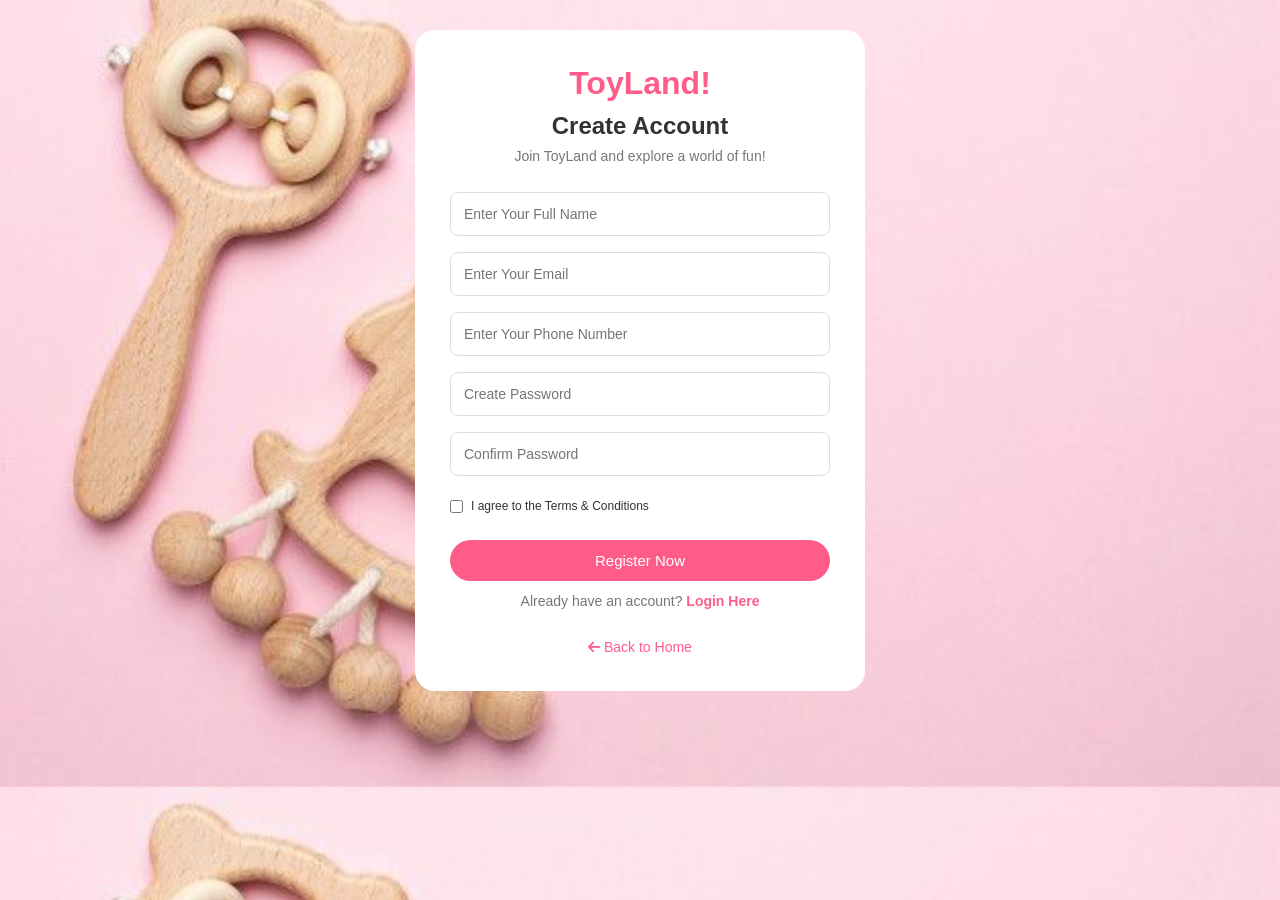
<file: registration.html>
<!DOCTYPE html>
<html lang="en">

<head>
    <meta charset="UTF-8">
    <meta name="viewport" content="width=device-width, initial-scale=1.0">

    <title>ToyLand - Registration</title>

    <link rel="stylesheet" href="style.css">

    <link rel="stylesheet"
        href="https://cdnjs.cloudflare.com/ajax/libs/font-awesome/6.5.2/css/all.min.css">

    <style>
        .registration-page{
            background: url(12....jpg);
            background-size: cover;
            background-position: center;
        }

        .register-box {
            width: 450px;
            max-width: 92%;
            background: white;
            padding: 35px;
            border-radius: 20px;
            text-align: center;
            margin: 30px auto;
        }

        .register-box h1 {
            color: #ff5c8a;
            margin-bottom: 10px;
        }

        .register-box h2 {
            color: #333;
            margin-bottom: 8px;
        }

        .register-box p {
            color: #777;
            margin-bottom: 20px;
            font-size: 14px;
        }

        .register-box input[type="text"],
        .register-box input[type="email"],
        .register-box input[type="tel"],
        .register-box input[type="password"] {
            width: 100%;
            padding: 13px;
            margin: 8px 0;
            border: 1px solid #ddd;
            border-radius: 8px;
            outline: none;
            font-size: 14px;
            box-sizing: border-box;
        }

        .register-box input:focus {
            border-color: #ff5c8a;
        }

        .gender-box {
            text-align: left;
            margin: 15px 0;
            color: #555;
            font-size: 14px;
        }

        .gender-box label {
            margin-right: 15px;
        }

        .gender-box input {
            accent-color: #ff5c8a;
        }

        .terms-box {
            display: flex;
            align-items: center;
            gap: 8px;
            margin: 15px 0;
            font-size: 12px;
            text-align: left;
        }

        .terms-box input {
            accent-color: #ff5c8a;
        }

        .register-box button {
            width: 100%;
            margin: 12px 0;
        }

        .account-text a {
            color: #ff5c8a;
            text-decoration: none;
            font-weight: 600;
        }

        .account-text a:hover {
            text-decoration: underline;
        }

        .back-home {
            display: inline-block;
            margin-top: 10px;
            color: #ff5c8a;
            text-decoration: none;
            font-size: 14px;
        }

        @media (max-width: 480px) {
            .register-box {
                padding: 22px;
            }
        }
    </style>
</head>

<body class="registration-page">

    <div class="register-box">

        <h1> ToyLand!</h1>

        <h2>Create Account</h2>

        <p>Join ToyLand and explore a world of fun!</p>

        <form action="#" method="post" onsubmit="return validatePassword()">

            <input
                type="text"
                name="fullname"
                placeholder="Enter Your Full Name"
                required
            >

            <input
                type="email"
                name="email"
                placeholder="Enter Your Email"
                required
            >

            <input
                type="tel"
                name="phone"
                placeholder="Enter Your Phone Number"
                pattern="[0-9]{10}"
                title="Enter a 10-digit phone number"
                required
            >

            <input
                type="password"
                id="password"
                name="password"
                placeholder="Create Password"
                minlength="6"
                required
            >

            <input
                type="password"
                id="confirmPassword"
                name="confirmPassword"
                placeholder="Confirm Password"
                minlength="6"
                required
            >

            <div class="terms-box">

                <input type="checkbox" id="terms" name="terms" required>

                <label for="terms">
                    I agree to the Terms & Conditions
                </label>

            </div>

            <button type="submit" class="btn">
                Register Now
            </button>

        </form>

        <p class="account-text">
            Already have an account?
            <a href="login.html">Login Here</a>
        </p>

        <a href="index.html" class="back-home">
            <i class="fa-solid fa-arrow-left"></i>
            Back to Home
        </a>

    </div>

    <script>
        function validatePassword() {
            const password = document.getElementById("password").value;
            const confirmPassword = document.getElementById("confirmPassword").value;

            if (password !== confirmPassword) {
                alert("Password and Confirm Password do not match!");
                return false;
            }

            alert("Registration form submitted successfully!");
            return true;
        }
    </script>

</body>
</html>
</file>
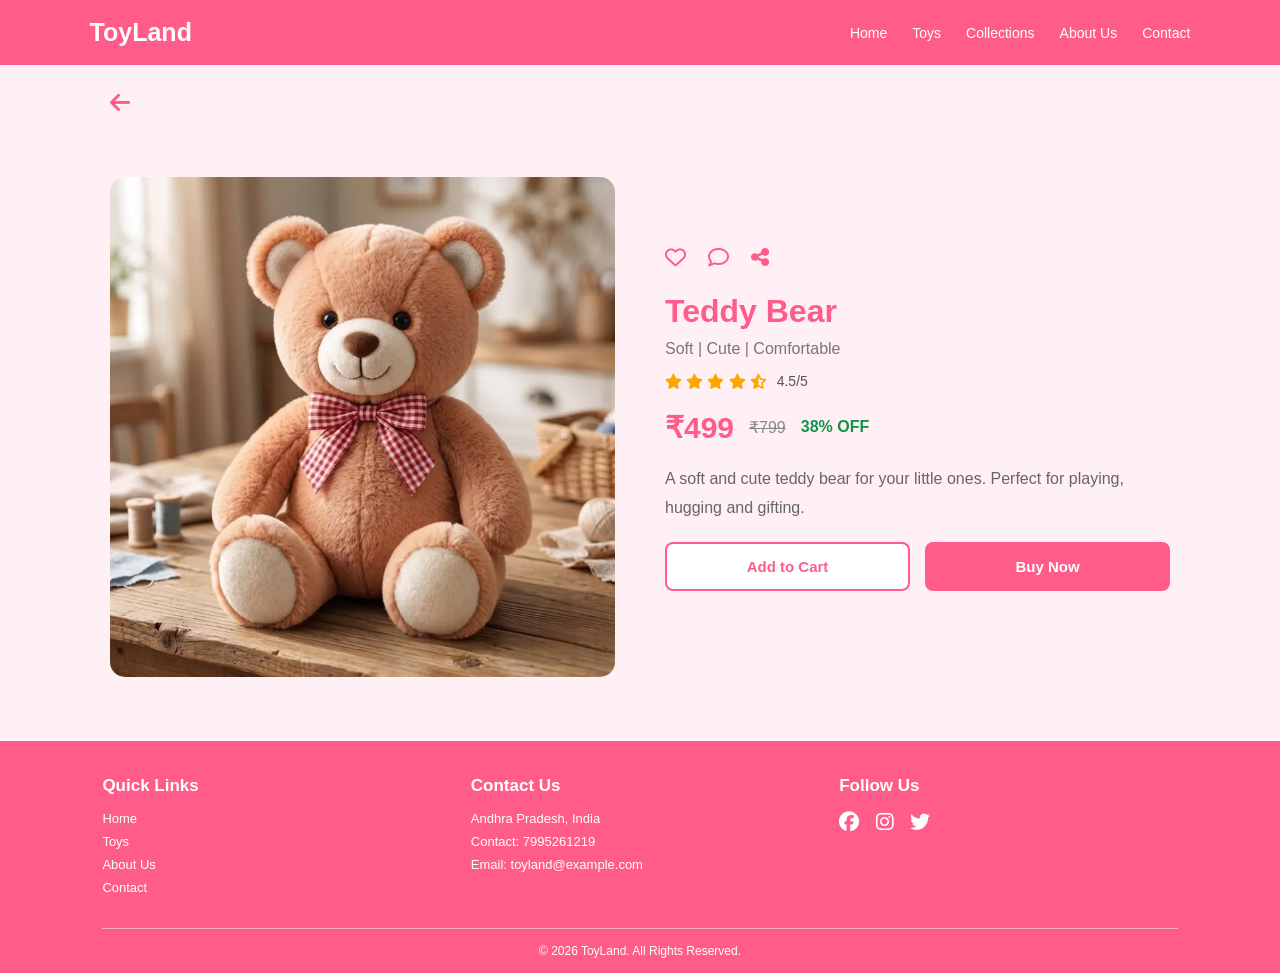
<file: teddybear.html>
<!DOCTYPE html>
<html lang="en">

<head>
    <meta charset="UTF-8">
    <meta name="viewport" content="width=device-width, initial-scale=1.0">
    <title>ToyLand - Product Details</title>
    <link rel="stylesheet"
        href="https://cdnjs.cloudflare.com/ajax/libs/font-awesome/6.5.2/css/all.min.css">

    <style>
        * {
            margin: 0;
            padding: 0;
            box-sizing: border-box;
        }

        body {
            font-family: 'Poppins', sans-serif;
            background: #fff0f6;
            color: #333;
        }

       

        header {
            background: #ff5c8a;
            padding: 18px 7%;
        }

        .navbar {
            display: flex;
            justify-content: space-between;
            align-items: center;
        }

        .logo {
            color: white;
            font-size: 25px;
            font-weight: 700;
        }

        .nav-links {
            display: flex;
            list-style: none;
            gap: 25px;
        }

        .nav-links a {
            color: white;
            text-decoration: none;
            font-size: 14px;
        }

        .nav-links a:hover {
            color: #451052;
        }

        #menu-toggle {
            display: none;
        }

        .menu-icon {
            display: none;
            color: white;
            font-size: 25px;
            cursor: pointer;
        }

        /* BACK BUTTON */

        .goback {
            max-width: 1100px;
            margin: 25px auto 0;
            padding: 0 20px;
            font-size: 23px;
        }

        .goback a {
            color: #ff5c8a;
            text-decoration: none;
        }

        /* PRODUCT SECTION */

        .product-container {
            display: flex;
            gap: 50px;
            max-width: 1100px;
            margin: 40px auto;
            padding: 20px;
            align-items: center;
        }

        .product-image {
            width: 50%;
        }

        .product-image img {
            width: 100%;
            height: 500px;
            object-fit: cover;
            border-radius: 15px;
            background: white;
        }

        .product-details {
            width: 50%;
        }

        .brand {
            display: flex;
            gap: 22px;
            margin-bottom: 25px;
            font-size: 21px;
            color: #ff5c8a;
        }

        .brand i {
            cursor: pointer;
        }

        .product-details h1 {
            color: #ff5c8a;
            font-size: 32px;
            margin-bottom: 10px;
        }

        .subtitle {
            color: #777;
            margin-bottom: 15px;
        }

        .rating {
            display: flex;
            align-items: center;
            gap: 10px;
            margin-bottom: 20px;
        }

        .rating span {
            color: orange;
            font-size: 15px;
        }

        .rating p {
            color: #555;
            font-size: 14px;
        }

        .price {
            display: flex;
            align-items: center;
            gap: 15px;
            margin-bottom: 20px;
            flex-wrap: wrap;
        }

        .price h2 {
            color: #ff5c8a;
            font-size: 30px;
        }

        .price del {
            color: #888;
        }

        .discount {
            color: #159447;
            font-weight: bold;
        }

        .description {
            color: #666;
            line-height: 1.8;
            margin-bottom: 20px;
        }

        /* QUANTITY */

        .quantity {
            margin-bottom: 20px;
        }

        .quantity label {
            font-weight: 600;
            margin-right: 10px;
        }

        .quantity input {
            width: 65px;
            padding: 9px;
            border: 1px solid #ddd;
            border-radius: 6px;
            outline: none;
        }

        /* BUTTONS */

        .buttons {
            display: flex;
            gap: 15px;
            margin-bottom: 20px;
        }

        button {
            padding: 14px 20px;
            border-radius: 8px;
            cursor: pointer;
            font-size: 15px;
            font-weight: bold;
            transition: 0.3s;
        }

        .cart-btn {
            background: white;
            color: #ff5c8a;
            border: 2px solid #ff5c8a;
            width: 50%;
        }

        .cart-btn:hover {
            background: #ff5c8a;
            color: white;
        }

        .buy-btn {
            background: #ff5c8a;
            color: white;
            border: 2px solid #ff5c8a;
            width: 50%;
        }

        .buy-btn:hover {
            background: #e8446b;
        }

        footer {
            background: #ff5c8a;
            padding: 35px 8% 15px;
            color: white;
        }

        .footer-content {
            display: grid;
            grid-template-columns: repeat(3, 1fr);
            gap: 30px;
        }

        .footer-content h3 {
            margin-bottom: 15px;
            font-size: 17px;
        }

        .footer-content p {
            margin-bottom: 8px;
            font-size: 13px;
        }

        .footer-content a {
            color: white;
            text-decoration: none;
        }

        .footer-content a:hover {
            color: #451052;
        }

        .social a {
            margin-right: 12px;
            font-size: 20px;
        }

        .copyright {
            text-align: center;
            border-top: 1px solid rgba(255,255,255,0.5);
            margin-top: 25px;
            padding-top: 15px;
            font-size: 12px;
        }


        @media (max-width: 768px) {

            header {
                padding: 15px 5%;
            }

            .menu-icon {
                display: block;
            }

            .menu-icon .fa-xmark {
                display: none;
            }

            .nav-links {
                display: none;
                flex-direction: column;
                width: 100%;
                text-align: center;
                gap: 0;
                background: #ff5c8a;
                margin-top: 15px;
            }

            .nav-links li {
                padding: 12px;
                border-top: 1px solid rgba(255,255,255,0.3);
            }

            #menu-toggle:checked ~ .nav-links {
                display: flex;
            }

            #menu-toggle:checked ~ .menu-icon .fa-bars {
                display: none;
            }

            #menu-toggle:checked ~ .menu-icon .fa-xmark {
                display: inline-block;
            }

            .navbar {
                flex-wrap: wrap;
            }

            .product-container {
                flex-direction: column;
                margin: 20px auto;
                gap: 25px;
            }

            .product-image,
            .product-details {
                width: 100%;
            }

            .product-image img {
                height: 350px;
            }

            .product-details h1 {
                font-size: 27px;
            }
        }

        @media (max-width: 480px) {

            .buttons {
                flex-direction: column;
            }

            .cart-btn,
            .buy-btn {
                width: 100%;
            }

            .footer-content {
                grid-template-columns: 1fr;
                gap: 20px;
            }

            .product-image img {
                height: 280px;
            }
        }
    </style>
</head>

<body>

    <header>
        <nav class="navbar">

            <h2 class="logo">
               ToyLand
            </h2>

            <input type="checkbox" id="menu-toggle">

            <label for="menu-toggle" class="menu-icon">
                <i class="fa-solid fa-bars"></i>
                <i class="fa-solid fa-xmark"></i>
            </label>

            <ul class="nav-links">
                <li><a href="index.html">Home</a></li>
                <li><a href="index.html#toys">Toys</a></li>
                <li><a href="index.html#collections">Collections</a></li>
                <li><a href="index.html#about">About Us</a></li>
                <li><a href="contact.html">Contact</a></li>
            </ul>

        </nav>
    </header>


    <div class="goback">
        <a href="index.html">
            <i class="fa-solid fa-arrow-left"></i>
        </a>
    </div>


    <section class="product-container">

        <div class="product-image">
            <img id="toy-image" src="2.jpg" alt="Toy Product">
        </div>

        <div class="product-details">

            <div class="brand">
                <i class="fa-regular fa-heart"></i>
                <i class="fa-regular fa-comment"></i>
                <i class="fa-solid fa-share-nodes"></i>
            </div>

            <h1 id="toy-name">Teddy Bear</h1>

            <p class="subtitle" id="toy-subtitle">
                Soft | Cute | Comfortable
            </p>

            <div class="rating">
                <span>
                    <i class="fa-solid fa-star"></i>
                    <i class="fa-solid fa-star"></i>
                    <i class="fa-solid fa-star"></i>
                    <i class="fa-solid fa-star"></i>
                    <i class="fa-solid fa-star-half-stroke"></i>
                </span>

                <p>4.5/5</p>
            </div>

            <div class="price">
                <h2 id="toy-price">₹499</h2>
                <del id="old-price">₹799</del>
                <span class="discount" id="discount">38% OFF</span>
            </div>

            <p class="description" id="toy-description">
                A soft and cute teddy bear for your little ones.
                Perfect for playing, hugging and gifting.
            </p>

            <div class="buttons">

                <button class="cart-btn" onclick="addToCart()">
                    Add to Cart
                </button>

                <button class="buy-btn" onclick="buyNow()">
                    Buy Now
                </button>

            </div>

        </div>

    </section>

    <footer id="contact">

        <div class="footer-content">

            <div>
                <h3>Quick Links</h3>
                <p><a href="index.html">Home</a></p>
                <p><a href="index.html#toys">Toys</a></p>
                <p><a href="index.html#about">About Us</a></p>
                <p><a href="contact.html">Contact</a></p>
            </div>

            <div>
                <h3>Contact Us</h3>
                <p>Andhra Pradesh, India</p>
                <p>Contact: 7995261219</p>
                <p>Email: toyland@example.com</p>
            </div>

            <div class="social">
                <h3>Follow Us</h3>
                <a href="#"><i class="fa-brands fa-facebook"></i></a>
                <a href="#"><i class="fa-brands fa-instagram"></i></a>
                <a href="#"><i class="fa-brands fa-twitter"></i></a>
            </div>

        </div>

        <p class="copyright">
            © 2026 ToyLand. All Rights Reserved.
        </p>

    </footer>

</body>
</html>
</file>
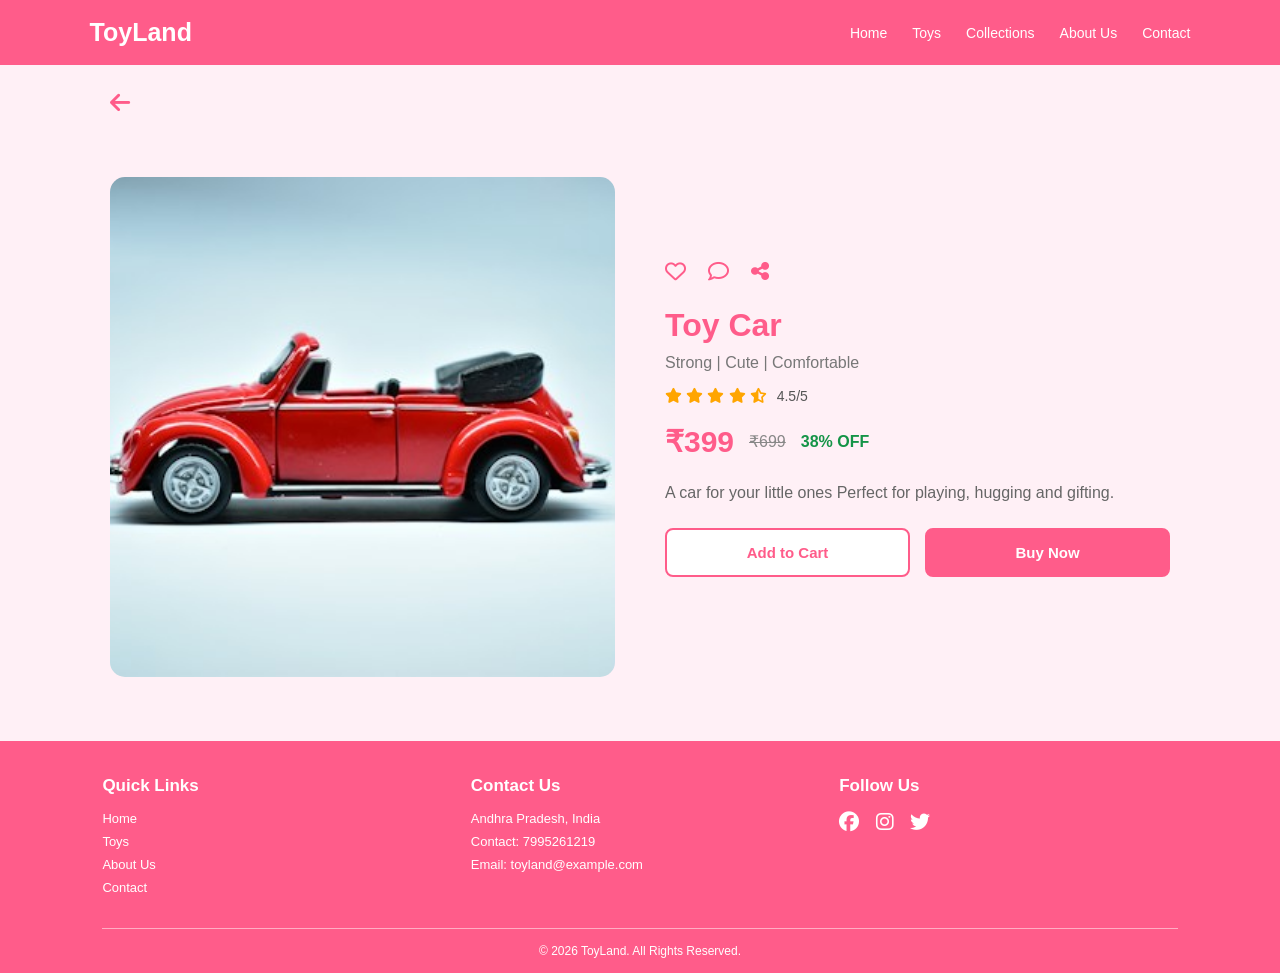
<file: toycar.html>
<!DOCTYPE html>
<html lang="en">

<head>
    <meta charset="UTF-8">
    <meta name="viewport" content="width=device-width, initial-scale=1.0">
    <title>ToyLand - Product Details</title>
    <link rel="stylesheet"
        href="https://cdnjs.cloudflare.com/ajax/libs/font-awesome/6.5.2/css/all.min.css">

    <style>
        * {
            margin: 0;
            padding: 0;
            box-sizing: border-box;
        }

        body {
            font-family: 'Poppins', sans-serif;
            background: #fff0f6;
            color: #333;
        }

       

        header {
            background: #ff5c8a;
            padding: 18px 7%;
        }

        .navbar {
            display: flex;
            justify-content: space-between;
            align-items: center;
        }

        .logo {
            color: white;
            font-size: 25px;
            font-weight: 700;
        }

        .nav-links {
            display: flex;
            list-style: none;
            gap: 25px;
        }

        .nav-links a {
            color: white;
            text-decoration: none;
            font-size: 14px;
        }

        .nav-links a:hover {
            color: #451052;
        }

        #menu-toggle {
            display: none;
        }

        .menu-icon {
            display: none;
            color: white;
            font-size: 25px;
            cursor: pointer;
        }

        /* BACK BUTTON */

        .goback {
            max-width: 1100px;
            margin: 25px auto 0;
            padding: 0 20px;
            font-size: 23px;
        }

        .goback a {
            color: #ff5c8a;
            text-decoration: none;
        }

        /* PRODUCT SECTION */

        .product-container {
            display: flex;
            gap: 50px;
            max-width: 1100px;
            margin: 40px auto;
            padding: 20px;
            align-items: center;
        }

        .product-image {
            width: 50%;
        }

        .product-image img {
            width: 100%;
            height: 500px;
            object-fit: cover;
            border-radius: 15px;
            background: white;
        }

        .product-details {
            width: 50%;
        }

        .brand {
            display: flex;
            gap: 22px;
            margin-bottom: 25px;
            font-size: 21px;
            color: #ff5c8a;
        }

        .brand i {
            cursor: pointer;
        }

        .product-details h1 {
            color: #ff5c8a;
            font-size: 32px;
            margin-bottom: 10px;
        }

        .subtitle {
            color: #777;
            margin-bottom: 15px;
        }

        .rating {
            display: flex;
            align-items: center;
            gap: 10px;
            margin-bottom: 20px;
        }

        .rating span {
            color: orange;
            font-size: 15px;
        }

        .rating p {
            color: #555;
            font-size: 14px;
        }

        .price {
            display: flex;
            align-items: center;
            gap: 15px;
            margin-bottom: 20px;
            flex-wrap: wrap;
        }

        .price h2 {
            color: #ff5c8a;
            font-size: 30px;
        }

        .price del {
            color: #888;
        }

        .discount {
            color: #159447;
            font-weight: bold;
        }

        .description {
            color: #666;
            line-height: 1.8;
            margin-bottom: 20px;
        }

        /* QUANTITY */

        .quantity {
            margin-bottom: 20px;
        }

        .quantity label {
            font-weight: 600;
            margin-right: 10px;
        }

        .quantity input {
            width: 65px;
            padding: 9px;
            border: 1px solid #ddd;
            border-radius: 6px;
            outline: none;
        }

        /* BUTTONS */

        .buttons {
            display: flex;
            gap: 15px;
            margin-bottom: 20px;
        }

        button {
            padding: 14px 20px;
            border-radius: 8px;
            cursor: pointer;
            font-size: 15px;
            font-weight: bold;
            transition: 0.3s;
        }

        .cart-btn {
            background: white;
            color: #ff5c8a;
            border: 2px solid #ff5c8a;
            width: 50%;
        }

        .cart-btn:hover {
            background: #ff5c8a;
            color: white;
        }

        .buy-btn {
            background: #ff5c8a;
            color: white;
            border: 2px solid #ff5c8a;
            width: 50%;
        }

        .buy-btn:hover {
            background: #e8446b;
        }

        /* FOOTER */

        footer {
            background: #ff5c8a;
            padding: 35px 8% 15px;
            color: white;
        }

        .footer-content {
            display: grid;
            grid-template-columns: repeat(3, 1fr);
            gap: 30px;
        }

        .footer-content h3 {
            margin-bottom: 15px;
            font-size: 17px;
        }

        .footer-content p {
            margin-bottom: 8px;
            font-size: 13px;
        }

        .footer-content a {
            color: white;
            text-decoration: none;
        }

        .footer-content a:hover {
            color: #451052;
        }

        .social a {
            margin-right: 12px;
            font-size: 20px;
        }

        .copyright {
            text-align: center;
            border-top: 1px solid rgba(255,255,255,0.5);
            margin-top: 25px;
            padding-top: 15px;
            font-size: 12px;
        }


        @media (max-width: 768px) {

            header {
                padding: 15px 5%;
            }

            .menu-icon {
                display: block;
            }

            .menu-icon .fa-xmark {
                display: none;
            }

            .nav-links {
                display: none;
                flex-direction: column;
                width: 100%;
                text-align: center;
                gap: 0;
                background: #ff5c8a;
                margin-top: 15px;
            }

            .nav-links li {
                padding: 12px;
                border-top: 1px solid rgba(255,255,255,0.3);
            }

            #menu-toggle:checked ~ .nav-links {
                display: flex;
            }

            #menu-toggle:checked ~ .menu-icon .fa-bars {
                display: none;
            }

            #menu-toggle:checked ~ .menu-icon .fa-xmark {
                display: inline-block;
            }

            .navbar {
                flex-wrap: wrap;
            }

            .product-container {
                flex-direction: column;
                margin: 20px auto;
                gap: 25px;
            }

            .product-image,
            .product-details {
                width: 100%;
            }

            .product-image img {
                height: 350px;
            }

            .product-details h1 {
                font-size: 27px;
            }
        }

        @media (max-width: 480px) {

            .buttons {
                flex-direction: column;
            }

            .cart-btn,
            .buy-btn {
                width: 100%;
            }

            .footer-content {
                grid-template-columns: 1fr;
                gap: 20px;
            }

            .product-image img {
                height: 280px;
            }
        }
    </style>
</head>

<body>

    <header>
        <nav class="navbar">

            <h2 class="logo">
               ToyLand
            </h2>

            <input type="checkbox" id="menu-toggle">

            <label for="menu-toggle" class="menu-icon">
                <i class="fa-solid fa-bars"></i>
                <i class="fa-solid fa-xmark"></i>
            </label>

            <ul class="nav-links">
                <li><a href="index.html">Home</a></li>
                <li><a href="index.html#toys">Toys</a></li>
                <li><a href="index.html#collections">Collections</a></li>
                <li><a href="index.html#about">About Us</a></li>
                <li><a href="contact.html">Contact</a></li>
            </ul>

        </nav>
    </header>


    <div class="goback">
        <a href="index.html">
            <i class="fa-solid fa-arrow-left"></i>
        </a>
    </div>


    <section class="product-container">

        <div class="product-image">
            <img id="toy-image" src="4.jpg" alt="Toy Product">
        </div>

        <div class="product-details">

            <div class="brand">
                <i class="fa-regular fa-heart"></i>
                <i class="fa-regular fa-comment"></i>
                <i class="fa-solid fa-share-nodes"></i>
            </div>

            <h1 id="toy-name">Toy Car</h1>

            <p class="subtitle" id="toy-subtitle">
                Strong | Cute | Comfortable
            </p>

            <div class="rating">
                <span>
                    <i class="fa-solid fa-star"></i>
                    <i class="fa-solid fa-star"></i>
                    <i class="fa-solid fa-star"></i>
                    <i class="fa-solid fa-star"></i>
                    <i class="fa-solid fa-star-half-stroke"></i>
                </span>

                <p>4.5/5</p>
            </div>

            <div class="price">
                <h2 id="toy-price">₹399</h2>
                <del id="old-price">₹699</del>
                <span class="discount" id="discount">38% OFF</span>
            </div>

            <p class="description" id="toy-description">
                A car for your little ones
                Perfect for playing, hugging and gifting.
            </p>

            <div class="buttons">

                <button class="cart-btn" onclick="addToCart()">
                    Add to Cart
                </button>

                <button class="buy-btn" onclick="buyNow()">
                    Buy Now
                </button>

            </div>

        </div>

    </section>

    <footer id="contact">

        <div class="footer-content">

            <div>
                <h3>Quick Links</h3>
                <p><a href="index.html">Home</a></p>
                <p><a href="index.html#toys">Toys</a></p>
                <p><a href="index.html#about">About Us</a></p>
                <p><a href="contact.html">Contact</a></p>
            </div>

            <div>
                <h3>Contact Us</h3>
                <p>Andhra Pradesh, India</p>
                <p>Contact: 7995261219</p>
                <p>Email: toyland@example.com</p>
            </div>

            <div class="social">
                <h3>Follow Us</h3>
                <a href="#"><i class="fa-brands fa-facebook"></i></a>
                <a href="#"><i class="fa-brands fa-instagram"></i></a>
                <a href="#"><i class="fa-brands fa-twitter"></i></a>
            </div>

        </div>

        <p class="copyright">
            © 2026 ToyLand. All Rights Reserved.
        </p>

    </footer>

</body>
</html>
</file>
<file: style.css>
* {
    margin: 0;
    padding: 0;
    box-sizing: border-box;
    font-family: 'Poppins', sans-serif;
    scroll-behavior: smooth;
}

body {
    background: #fff8fc;
    color: #333;
}

section {
    padding: 80px 8%;
}


.navbar {
    display: flex;
    align-items: center;
    justify-content: space-between;
    padding: 15px 8%;
    background: white;
    top: 0;
}

.logo {
    font-size: 30px;
    font-weight: 700;
    color: #ff5c8a;
    
}


.nav-links {
    display: flex;
    align-items: center;
    gap: 25px;
    list-style: none;
}

.nav-links a {
    text-decoration: none;
    color: #333;
    font-size: 15px;
    font-weight: 500;
    transition: 0.3s;
}

.nav-links a:hover {
    color: #ff5c8a;
}

.login-btn {
    background: #ff5c8a;
    color: white !important;
    padding: 9px 20px;
    border-radius: 25px;
}

.login-btn:hover {
    background: #e74473;
}


#menu-toggle {
    display: none;
}

.menu-icon {
    display: none;
    font-size: 25px;
    color: #ff5c8a;
    cursor: pointer;
}


.home {
    min-height: 85vh;
    display: flex;
    align-items: center;
    background: url(14.jpg);
    background-size: cover;
    background-position: center;
}

.home-content {
    max-width: 650px;
}

.home-content h1 {
    font-size: 48px;
    color: white;
}

.home-content h1 span {
    color: #ff5c8a;
}

.home-content h2 {
    font-size: 28px;
    margin: 15px 0;
    color: #ff5c8a;
}

.home-content p {
    font-size: 16px;
    line-height: 1.8;
    margin-bottom: 25px;
}

.btn {
    display: inline-block;
    background: #ff5c8a;
    color: white;
    text-decoration: none;
    border: none;
    padding: 12px 28px;
    border-radius: 25px;
    cursor: pointer;
    font-size: 15px;
    transition: 0.3s;
}

.btn:hover {
    background: #e74473;
    transform: translateY(-3px);
}


.heading {
    text-align: center;
    font-size: 36px;
    margin-bottom: 15px;
    color: #333;
}

.heading span {
    color: #ff5c8a;
}

.section-description {
    text-align: center;
    margin-bottom: 40px;
    color: #777;
}

.toys {
    background: #fff;
}

.toy-container {
    display: grid;
    grid-template-columns: repeat(4, 1fr);
    gap: 25px;
    margin-top: 35px;
}

.toy-card {
    background: #fff8fc;
    padding: 18px;
    border-radius: 15px;
    text-align: center;
    transition: 0.5s;
}

.toy-card:hover {
    transform: translateY(-10px);
}

.toy-card img {
    width: 100%;
    height: 190px;
    object-fit: cover;
    border-radius: 12px;
}

.toy-card h3 {
    margin: 15px 0 8px;
    color: #333;
}

.toy-card p {
    font-size: 13px;
    color: #777;
    min-height: 45px;
}

.toy-card h4 {
    color: #ff5c8a;
    font-size: 20px;
    margin: 12px 0;
}

/* COLLECTIONS */

.collections {
    background: #fff0f6;
}

.collection-container {
    display: grid;
    grid-template-columns: repeat(3, 1fr);
    gap: 25px;
}

.collection-card {
    position: relative;
    overflow: hidden;
    border-radius: 15px;
    height: 230px;
}

.collection-card img {
    width: 100%;
    height: 100%;
    object-fit: cover;
    transition: 0.4s;
}

.collection-card:hover img {
    transform: scale(1.1);
}

.collection-card h3 {
    position: absolute;
    bottom: 0;
    width: 100%;
    padding: 18px;
    text-align: center;
    color: white;
    background: linear-gradient(transparent);
}

.about {
    background: white;
    text-align: center;
    background: url(12....jpg);
    background-size: cover;
    background-position: center;

}

.about-content {
    max-width: 800px;
    margin: 25px auto;
}

.about-content p {
    line-height: 2;
    font-size: 16px;
    color: #666;
}


.why-us {
    margin-top: 45px;
    text-align: center;
}

.why-us h2 {
    color: #ff5c8a;
    font-size: 28px;
    margin-bottom: 30px;
}

.features {
    display: flex;
    justify-content: center;
    gap: 30px;
    flex-wrap: wrap;
}

.feature {
    background: #fff0f6;
    padding: 30px 35px;
    border-radius: 15px;
    min-width: 180px;
    transition: 0.3s;
}

.feature:hover {
    transform: translateY(-8px);
    background: #ffe0ec;
}

.feature span {
    font-size: 38px;
    color: #ff5c8a;
}

.feature p {
    margin-top: 12px;
    font-weight: 600;
    color: #444;
}

.contact {
    background: #fff0f6;
}

.contact-container {
    display: grid;
    grid-template-columns: 1fr 1.5fr;
    gap: 40px;
    max-width: 950px;
    margin: auto;
}

.contact-info,
.contact-form {
    background: white;
    padding: 30px;
    border-radius: 15px;
}

.contact-info h3 {
    color: #ff5c8a;
    margin-bottom: 25px;
}

.contact-info p {
    margin: 20px 0;
    color: #555;
    font-size: 14px;
}

.contact-info i {
    color: #ff5c8a;
    margin-right: 10px;
}

.contact-form {
    display: flex;
    flex-direction: column;
    gap: 15px;
}

.contact-form input,
.contact-form textarea {
    width: 100%;
    padding: 13px;
    border: 1px solid #ddd;
    border-radius: 8px;
    outline: none;
    font-size: 14px;
}

.contact-form input:focus,
.contact-form textarea:focus {
    border-color: #ff5c8a;
}

.footer {
    background: #ff5c8a;
    color: white;
    padding: 50px 8% 0;
}

.footer-content {
    display: grid;
    grid-template-columns: 2fr 1fr 1fr;
    gap: 40px;
    padding-bottom: 35px;
}

.footer-box h2 {
    color: white;
    margin-bottom: 15px;
}

.footer-box h3 {
    margin-bottom: 18px;
    color: white;
}

.footer-box p {
    color: white;
    line-height: 1.8;
    font-size: 14px;
}

.footer-box a {
    display: block;
    color: white;
    text-decoration: none;
    margin: 10px 0;
    transition: 0.3s;
}

.footer-box a:hover {
    color: lightpink;
}

.social-icons {
    display: flex;
    gap: 15px;
}

.social-icons a {
    font-size: 22px;
}

.copyright {
    text-align: center;
    border-top: 1px solid white;
    padding: 20px 0;
    color: white;
    font-size: 13px;
}



/* MOBILE RESPONSIVE */

@media (max-width: 768px) {

    .navbar {
        flex-wrap: wrap;
    }

    .menu-icon {
        display: block;
    }

    .menu-icon .fa-xmark {
        display: none;
    }

    .nav-links {
        display: none;
        flex-direction: column;
        align-items: center;
        width: 100%;
        top: 100%;
        left: 0;
        background: white;
        padding: 25px;
        gap: 20px;
    }

    #menu-toggle:checked ~ .nav-links {
        display: flex;
    }

    #menu-toggle:checked + .menu-icon .fa-bars {
        display: none;
    }

    #menu-toggle:checked + .menu-icon .fa-xmark {
        display: inline;
    }
    .home{
        background-position: center;
        background-size: cover;
    }

    .home-content h1 {
        font-size: 35px;
    }

    .home-content h2 {
        font-size: 22px;
    }
    .toy-container {
        display: grid;
        grid-template-columns: repeat(2, minmax(0, 1fr));
        gap: 5px;
    }
    .toy-card .btn{
        padding: 8px 12px;
        font-size: 13px;
        width: fit-content;
        border-radius: 20px;
    }


    .collection-container {
        display: grid;
        grid-template-columns: repeat(2, minmax(0, 1fr));
        gap: 5px;
    }


    .contact-container {
        grid-template-columns: 1fr;
    }

    .footer-content {
        display: grid;
        grid-template-columns: repeat(3, minmax(0, 1fr));
        gap: 15px;
        text-align: center;
    }

    .social-icons {
        justify-content: center;
    }

    section {
        padding: 60px 6%;
    }

}
</file>
